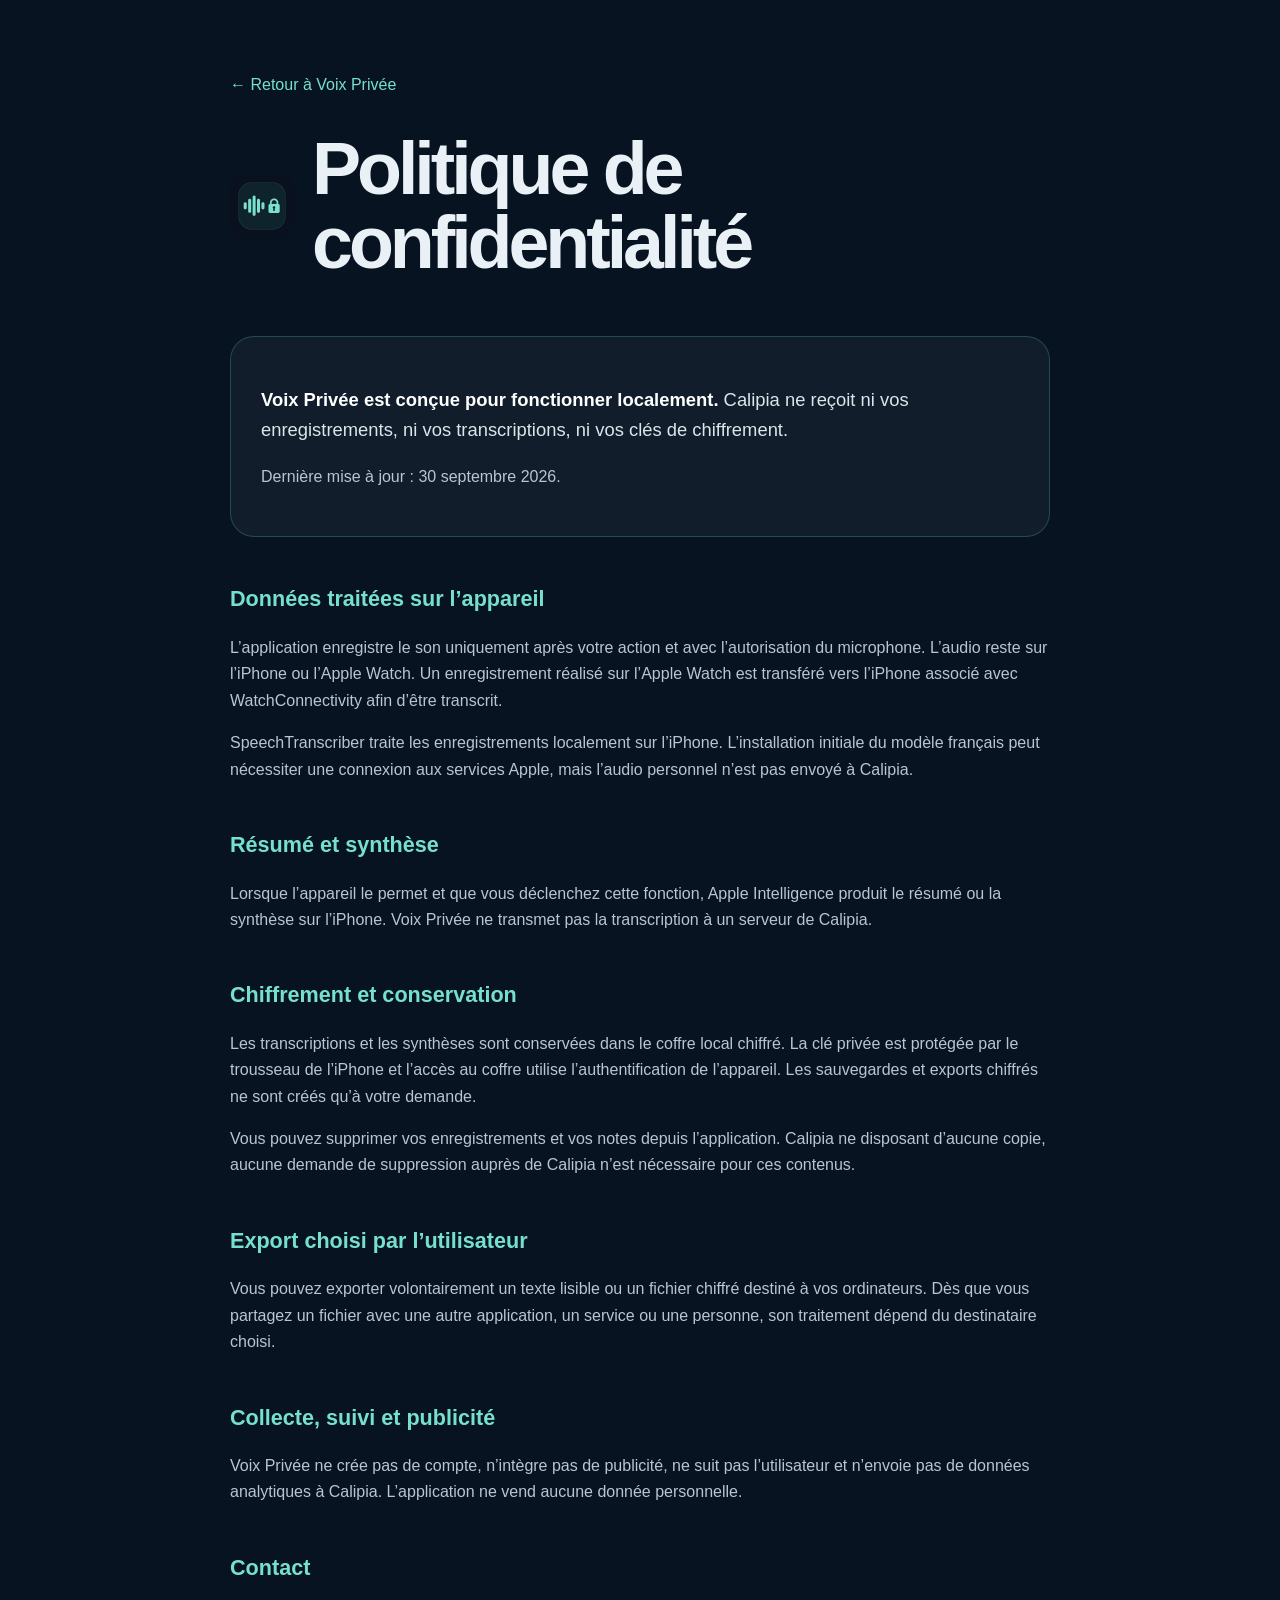
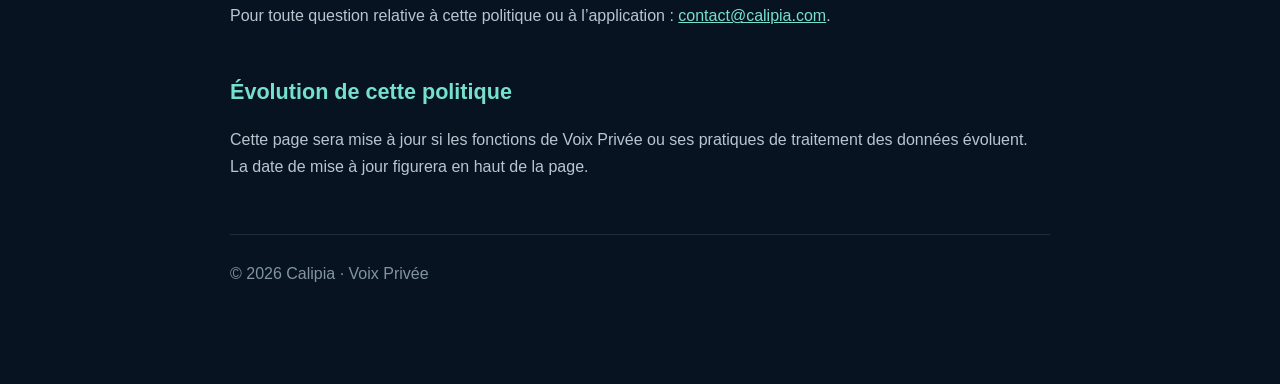
<file: confidentialite.html>
<!doctype html>
<html lang="fr">
  <head>
    <meta charset="utf-8">
    <meta name="viewport" content="width=device-width, initial-scale=1">
    <meta name="theme-color" content="#071321">
    <meta name="description" content="Politique de confidentialité de l’application Voix Privée pour iPhone et Apple Watch.">
    <title>Politique de confidentialité — Voix Privée</title>
    <link rel="icon" href="assets/app-icon.png?v=20260927" type="image/png">
    <style>
      :root { color-scheme: light dark; font-family: Inter, ui-sans-serif, -apple-system, BlinkMacSystemFont, "SF Pro Display", sans-serif; }
      * { box-sizing: border-box; }
      body { margin: 0; color: #e9f1f6; background: #071321; line-height: 1.65; }
      main { width: min(820px, calc(100% - 32px)); margin: 0 auto; padding: 72px 0 96px; }
      header { display: flex; gap: 18px; align-items: center; margin-bottom: 56px; }
      header img { width: 64px; height: 64px; border-radius: 16px; }
      h1 { margin: 0; font-size: clamp(2.4rem, 8vw, 4.6rem); line-height: 1; letter-spacing: -.055em; }
      h2 { margin-top: 44px; color: #76e0cf; font-size: 1.35rem; }
      p, li { color: #b8c6d0; }
      strong { color: #fff; }
      a { color: #76e0cf; }
      .lead { color: #dbe5eb; font-size: 1.15rem; }
      .card { padding: 30px; border: 1px solid rgba(118,224,207,.22); border-radius: 24px; background: rgba(255,255,255,.045); }
      .back { display: inline-flex; margin-bottom: 34px; text-decoration: none; }
      footer { margin-top: 54px; padding-top: 26px; border-top: 1px solid rgba(255,255,255,.1); color: #8294a2; }
    </style>
  </head>
  <body>
    <main>
      <a class="back" href="index.html">← Retour à Voix Privée</a>
      <header>
        <img src="assets/app-icon.png?v=20260927" alt="Icône Voix Privée">
        <h1>Politique de confidentialité</h1>
      </header>

      <div class="card">
        <p class="lead"><strong>Voix Privée est conçue pour fonctionner localement.</strong> Calipia ne reçoit ni vos enregistrements, ni vos transcriptions, ni vos clés de chiffrement.</p>
        <p>Dernière mise à jour : 30 septembre 2026.</p>
      </div>

      <h2>Données traitées sur l’appareil</h2>
      <p>L’application enregistre le son uniquement après votre action et avec l’autorisation du microphone. L’audio reste sur l’iPhone ou l’Apple Watch. Un enregistrement réalisé sur l’Apple Watch est transféré vers l’iPhone associé avec WatchConnectivity afin d’être transcrit.</p>
      <p>SpeechTranscriber traite les enregistrements localement sur l’iPhone. L’installation initiale du modèle français peut nécessiter une connexion aux services Apple, mais l’audio personnel n’est pas envoyé à Calipia.</p>

      <h2>Résumé et synthèse</h2>
      <p>Lorsque l’appareil le permet et que vous déclenchez cette fonction, Apple Intelligence produit le résumé ou la synthèse sur l’iPhone. Voix Privée ne transmet pas la transcription à un serveur de Calipia.</p>

      <h2>Chiffrement et conservation</h2>
      <p>Les transcriptions et les synthèses sont conservées dans le coffre local chiffré. La clé privée est protégée par le trousseau de l’iPhone et l’accès au coffre utilise l’authentification de l’appareil. Les sauvegardes et exports chiffrés ne sont créés qu’à votre demande.</p>
      <p>Vous pouvez supprimer vos enregistrements et vos notes depuis l’application. Calipia ne disposant d’aucune copie, aucune demande de suppression auprès de Calipia n’est nécessaire pour ces contenus.</p>

      <h2>Export choisi par l’utilisateur</h2>
      <p>Vous pouvez exporter volontairement un texte lisible ou un fichier chiffré destiné à vos ordinateurs. Dès que vous partagez un fichier avec une autre application, un service ou une personne, son traitement dépend du destinataire choisi.</p>

      <h2>Collecte, suivi et publicité</h2>
      <p>Voix Privée ne crée pas de compte, n’intègre pas de publicité, ne suit pas l’utilisateur et n’envoie pas de données analytiques à Calipia. L’application ne vend aucune donnée personnelle.</p>

      <h2>Contact</h2>
      <p>Pour toute question relative à cette politique ou à l’application : <a href="mailto:contact@calipia.com">contact@calipia.com</a>.</p>

      <h2>Évolution de cette politique</h2>
      <p>Cette page sera mise à jour si les fonctions de Voix Privée ou ses pratiques de traitement des données évoluent. La date de mise à jour figurera en haut de la page.</p>

      <footer>© 2026 Calipia · Voix Privée</footer>
    </main>
  </body>
</html>
</file>
